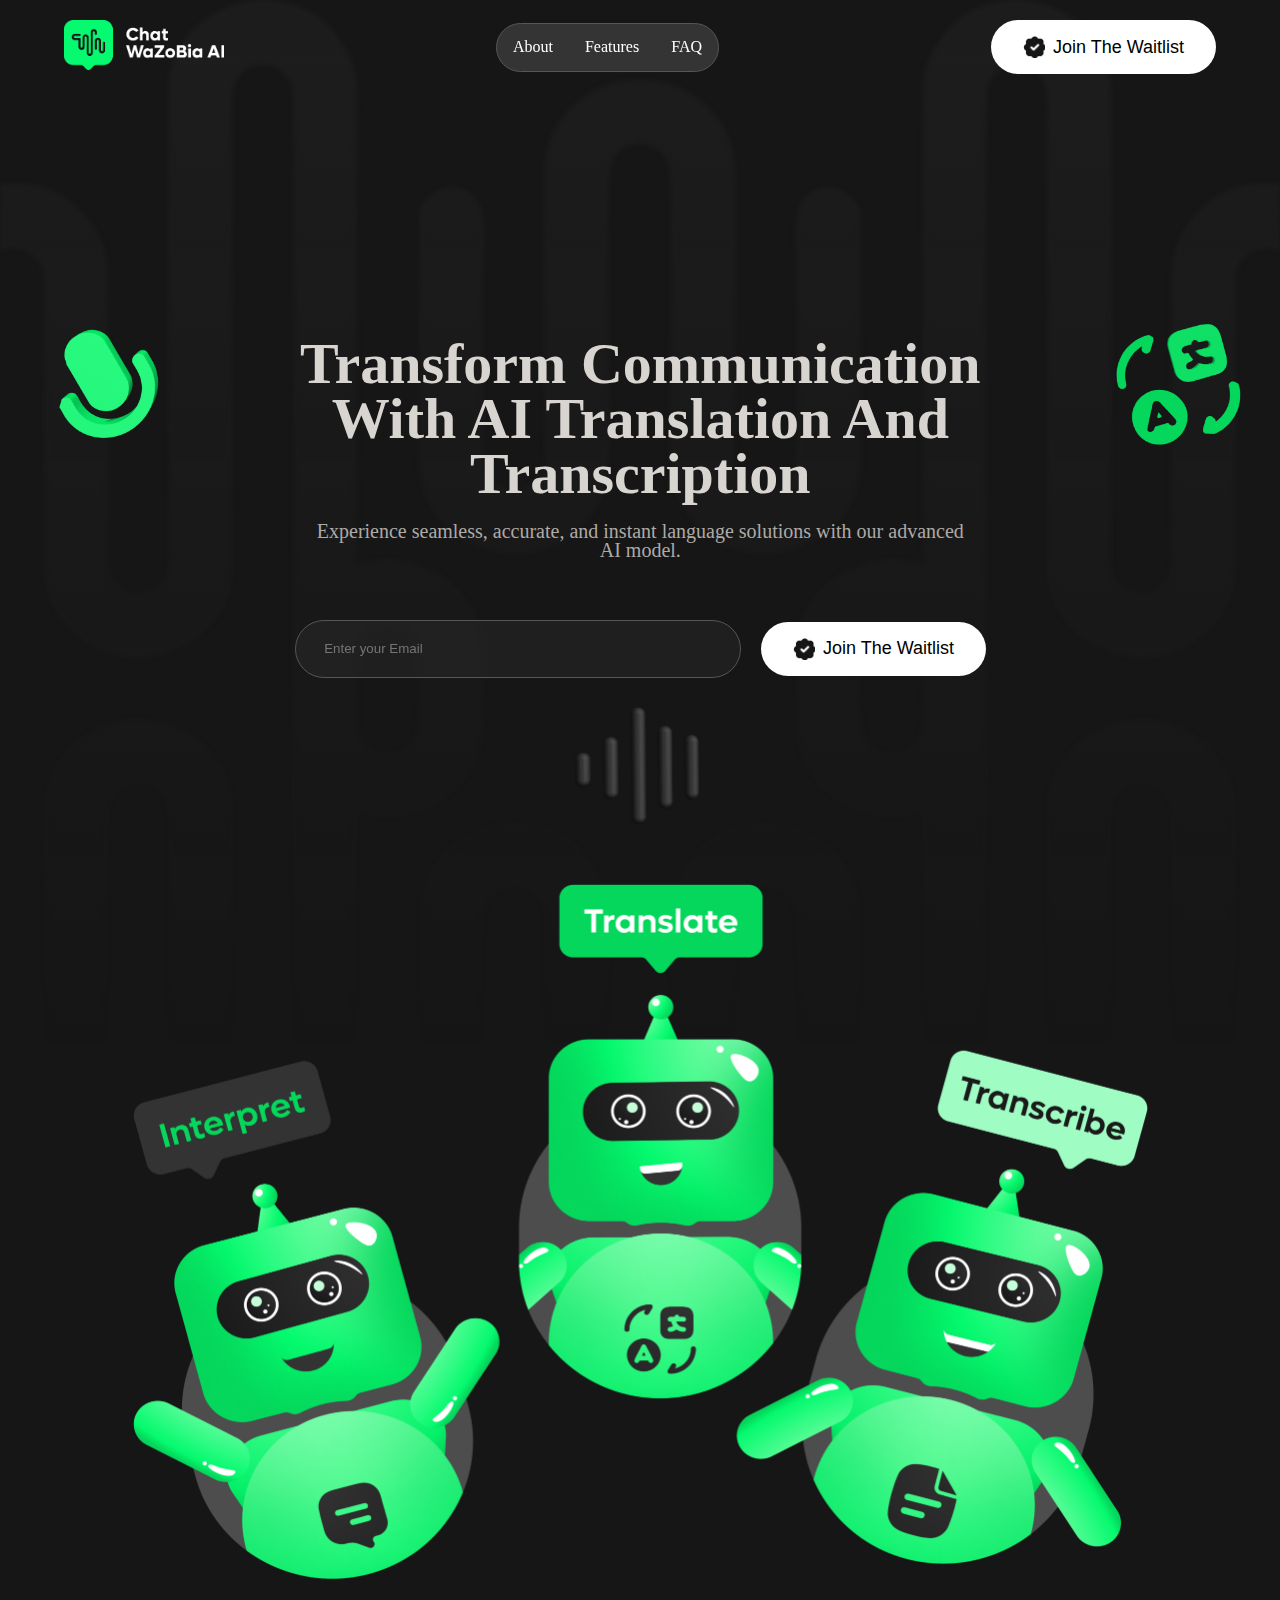
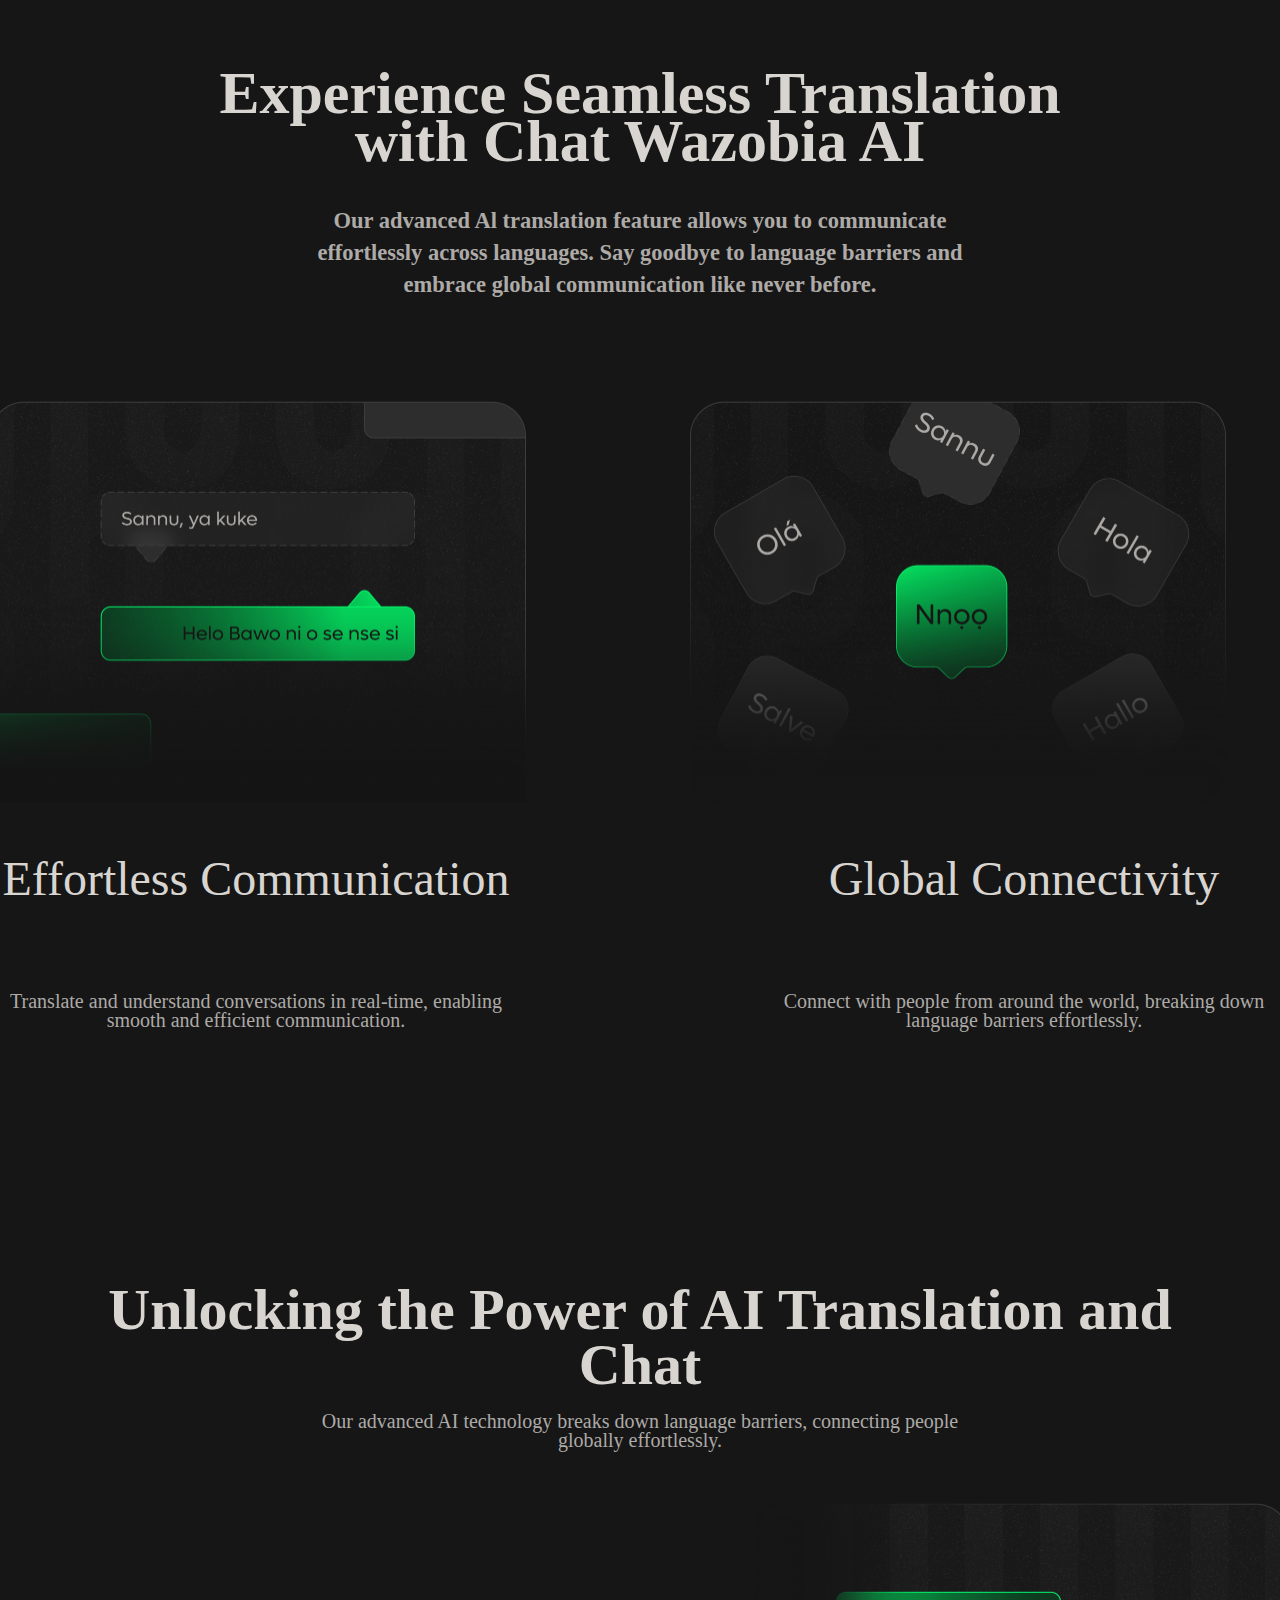
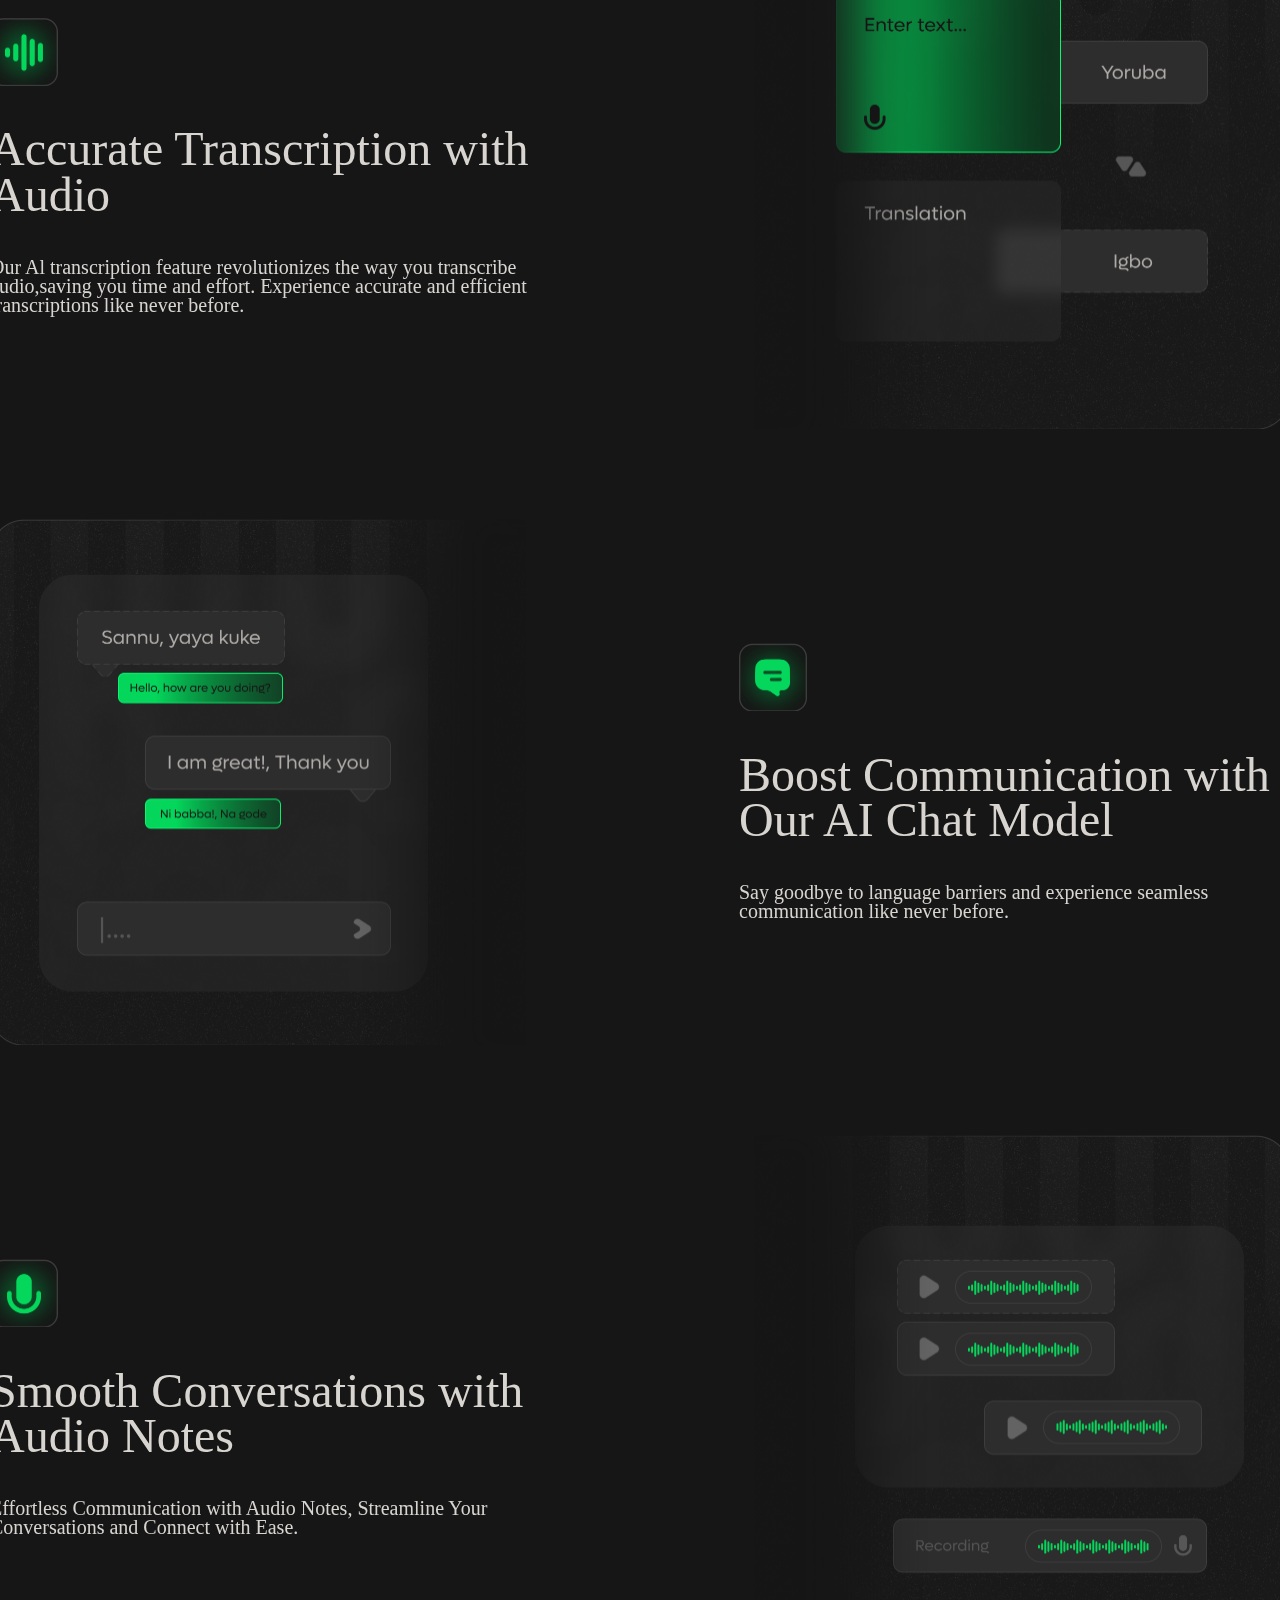
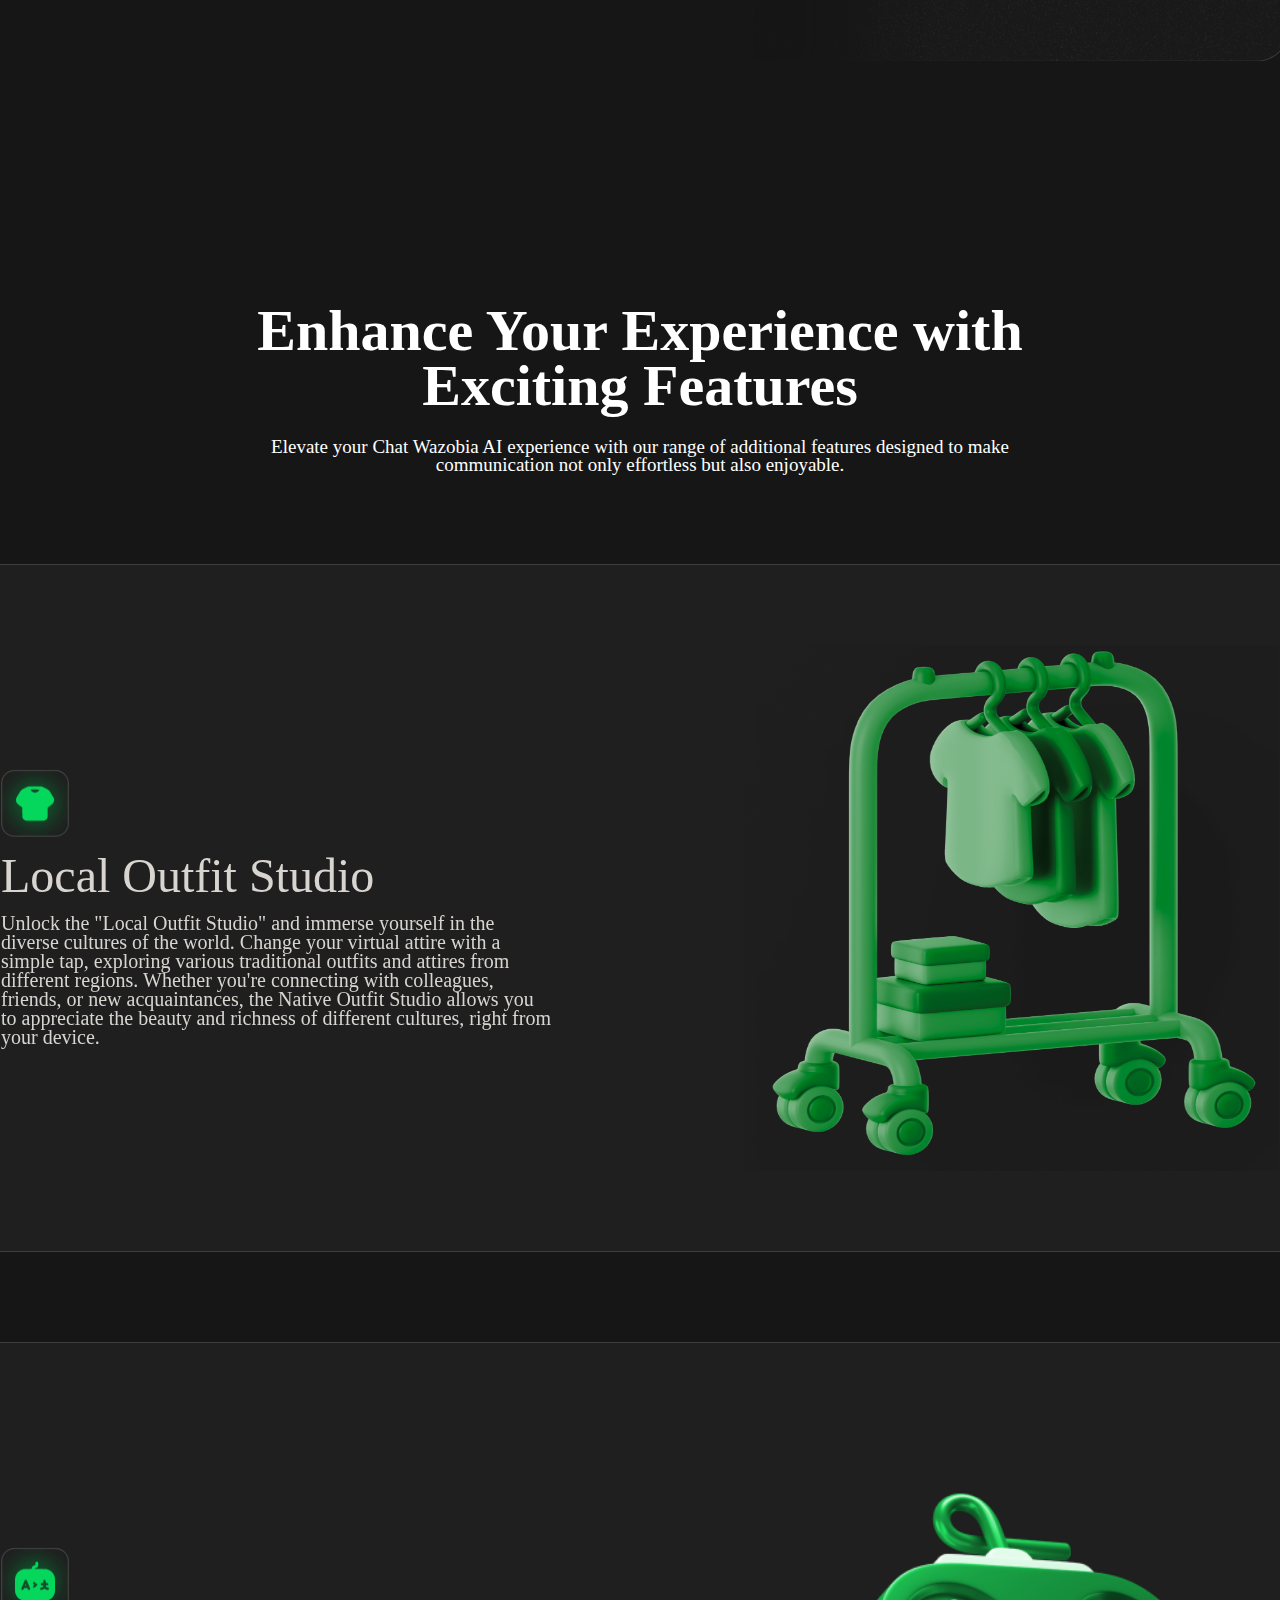
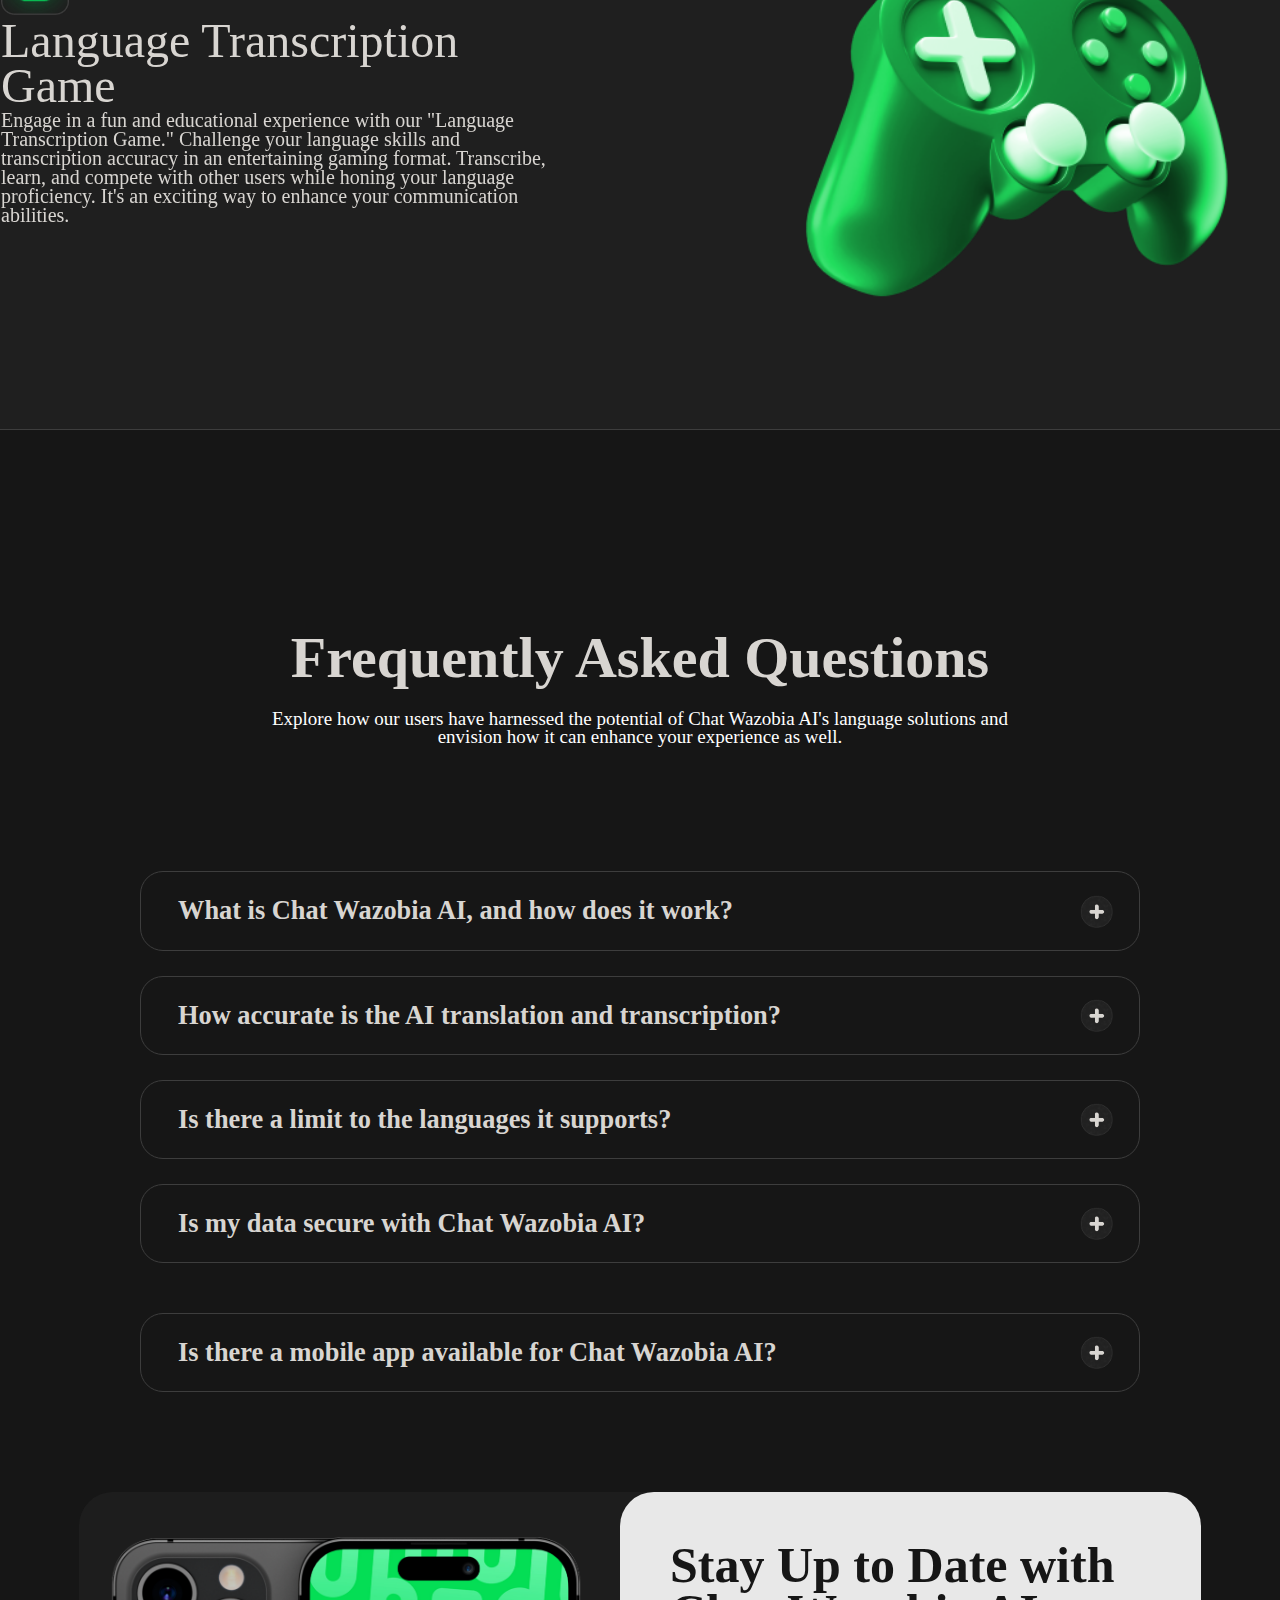
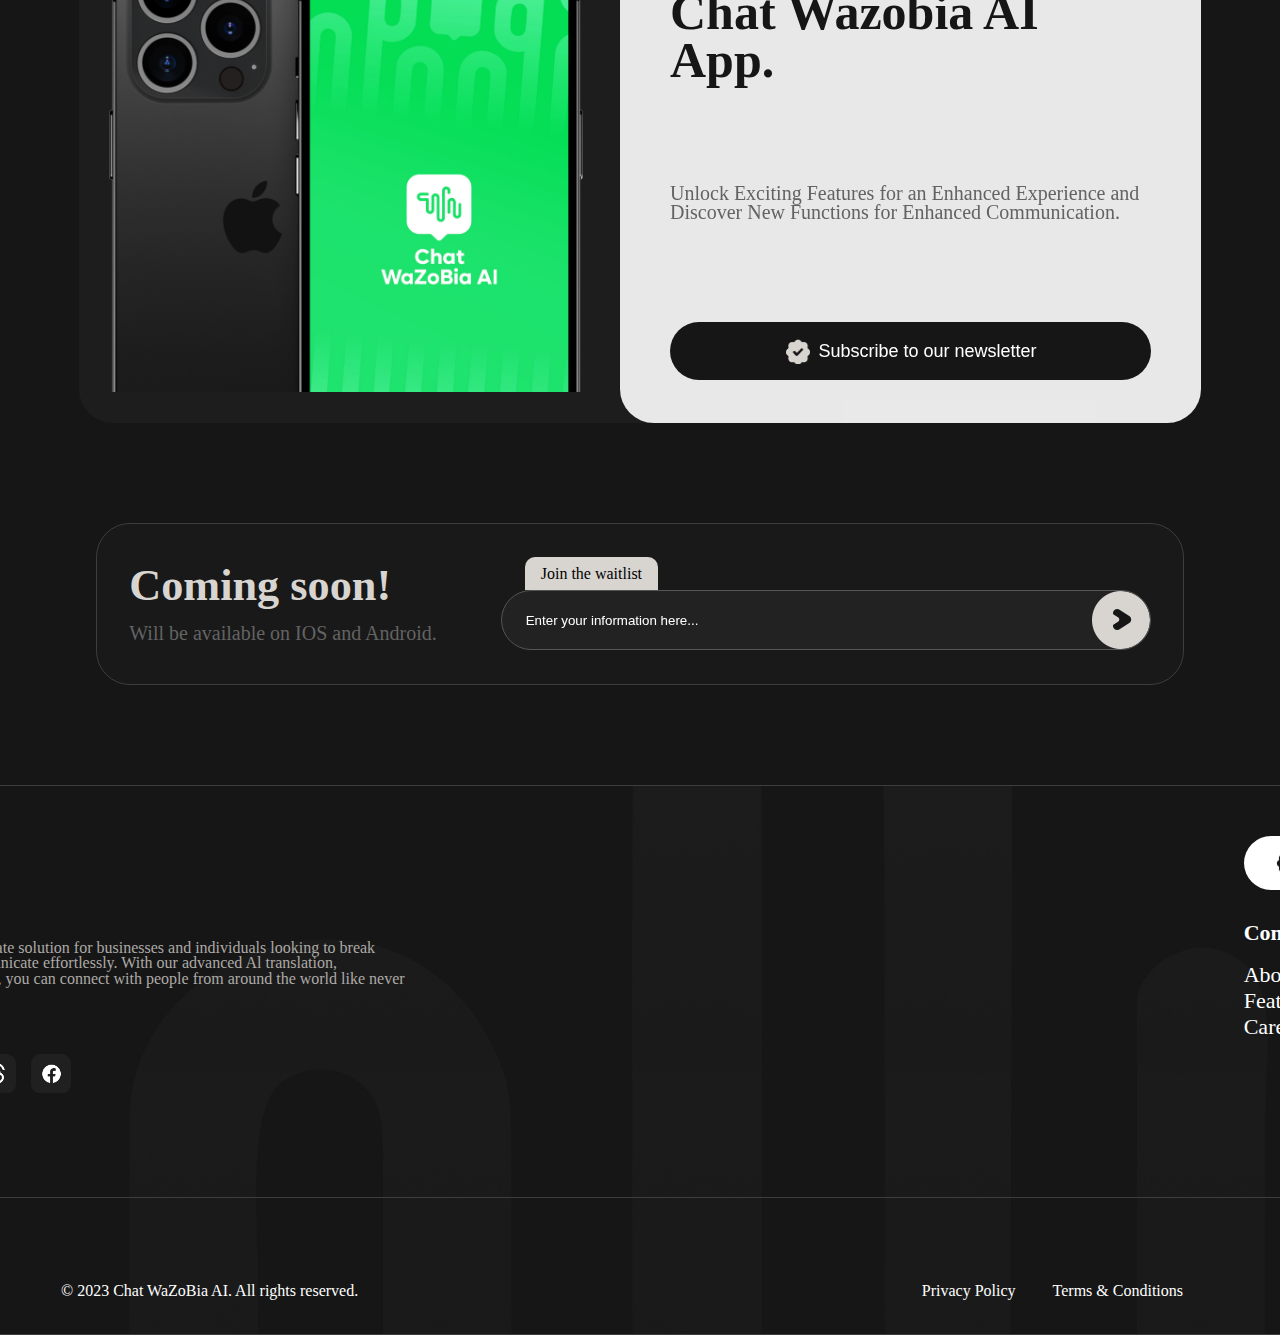
<file: index.html>
<!DOCTYPE html>
<html lang="en">

<head>
    <meta charset="UTF-8">
    <meta name="viewport" content="width=device-width, initial-scale=1.0">
    <title>ChatWazobia</title>
    <link rel="stylesheet" type="text/css" href="/Css/style.css">
</head>

<body>
    <div class="svgk">
        <svg xmlns="http://www.w3.org/2000/svg" viewBox="0 0 1440 1445" fill="none">
            <path fill-rule="evenodd" clip-rule="evenodd" d="M471.619 522.289V242.267C471.619 220.177 508.445 197.276 533.184 221.966C549.977 238.719 543.394 273.582 543.394 305.101V493.562C543.394 516.296 543.522 532.976 556.927 542.84C571.456 553.528 588.705 553.02 601.359 540.767C615.221 527.327 613.391 515.485 613.379 489.975V460.677C612.976 458.584 612.756 456.382 612.756 454.073V193.8C612.756 161.486 626.014 135.696 645.959 117.861C666.467 98.2482 693.215 89.3067 719.851 89.6782C746.483 89.3307 773.235 98.2521 793.743 117.861C813.693 135.704 826.951 161.486 826.951 193.8V454.069C826.951 456.378 826.727 458.576 826.328 460.673V489.971C826.315 515.477 824.486 527.319 838.347 540.763C851.002 553.016 868.251 553.528 882.779 542.836C896.185 532.972 896.313 516.292 896.313 493.558V305.097C896.313 273.578 889.73 238.715 906.523 221.962C931.262 197.272 968.088 220.173 968.088 242.263V522.281C968.088 623.553 815.131 667.458 764.663 562.393C749.204 530.231 754.524 462.991 754.524 423.545C754.524 389.413 754.916 351.11 755.14 312.895L755.152 235.518C755.044 223.337 754.876 211.495 754.624 200.16C753.937 192.953 752.539 185.649 749.715 179.385C743.675 168.218 732.626 161.889 719.855 161.51C707.085 161.889 696.035 168.218 689.992 179.385C687.167 185.649 685.769 192.953 685.082 200.16C684.827 211.495 684.659 223.341 684.551 235.518L684.563 312.895C684.783 351.11 685.174 389.413 685.174 423.545C685.174 462.991 690.495 530.227 675.036 562.393C624.572 667.458 471.611 623.557 471.611 522.281L471.619 522.289ZM1459.83 396.892C1459.83 635.571 1439.56 615.974 1553.38 615.739C1591.07 615.655 1670.61 608.531 1685.85 629.275C1696.53 643.798 1696.03 661.057 1683.77 673.702C1670.33 687.566 1658.49 685.724 1632.98 685.724C1551.62 685.724 1575.49 685.724 1494.11 685.724C1448.59 685.724 1448.8 757.08 1494.3 756.844C1545.11 756.581 1669.18 764.803 1705.41 747.404C1810.97 696.695 1765.37 543.935 1665.29 543.935H1531.63V307.138C1531.63 209.897 1381.92 159.792 1328.81 265.819C1317.8 287.781 1318.07 298.372 1318.07 330.463L1318.13 628.508C1317.96 676.555 1265.93 677.034 1253.39 648.236C1248.29 636.542 1249.87 618.276 1249.87 601.511C1249.87 435.763 1251.56 263.378 1249.93 98.8554C1249 4.35475 1113.48 -39.2819 1057.45 44.6792C1034.53 79.0228 1038.09 93.5537 1038.09 147.39C1038.09 181.45 1039.04 448.304 1038.73 635.304C972.234 612.167 896.321 662.164 896.321 730.26V759.469V789.474V818.684C896.321 886.779 972.234 936.776 1038.73 913.64C1039.04 1100.63 1038.09 1367.5 1038.09 1401.55C1038.09 1455.39 1034.53 1469.92 1057.45 1504.27C1113.48 1588.23 1249 1544.59 1249.93 1450.09C1251.56 1285.57 1249.86 1113.18 1249.86 947.436C1249.86 930.672 1248.29 912.405 1253.39 900.707C1265.93 871.909 1317.96 872.384 1318.13 920.436L1318.06 1218.48C1318.06 1250.57 1317.8 1261.16 1328.8 1283.12C1381.91 1389.15 1531.63 1339.05 1531.63 1241.81V1005.01H1665.29C1765.37 1005.01 1810.96 852.244 1705.41 801.54C1669.18 784.14 1545.1 792.363 1494.3 792.099C1448.8 791.867 1448.59 863.219 1494.11 863.219C1575.48 863.219 1551.61 863.219 1632.97 863.219C1658.49 863.219 1670.33 861.377 1683.76 875.241C1696.03 887.886 1696.53 905.15 1685.85 919.669C1670.6 940.412 1591.07 933.289 1553.38 933.205C1439.56 932.973 1459.82 913.372 1459.82 1152.05C1459.82 1186.93 1466.04 1247.8 1446.3 1262.36C1432.47 1272.59 1413.94 1271.95 1401.38 1260.79C1388.6 1249.4 1389.84 1232.64 1389.84 1209.5C1389.86 1126.33 1389.84 1043.16 1389.84 959.993C1389.84 910.092 1393.41 885.337 1371.41 854.569C1309.16 767.468 1178.01 815.643 1178.01 911.466L1178.06 1410.53C1178.06 1434.06 1181.86 1458.82 1163.02 1470.86C1142.15 1484.23 1115.72 1472.15 1110.81 1449.08C1107.79 1434.84 1109.61 908.038 1109.86 795.894V795.587V794.792C1109.92 788.507 1109.9 782.059 1109.89 775.434V773.497C1109.9 766.881 1109.92 760.428 1109.86 754.14V753.344V753.037C1109.61 640.893 1107.79 114.097 1110.81 99.8503C1115.72 76.7774 1142.15 64.7037 1163.02 78.0679C1181.86 90.1137 1178.06 114.869 1178.06 138.393L1178.01 637.461C1178.01 733.284 1309.16 781.459 1371.41 694.358C1393.41 663.594 1389.84 638.835 1389.84 588.934C1389.84 505.768 1389.86 422.594 1389.84 339.428C1389.84 316.291 1388.6 299.527 1401.38 288.14C1413.94 276.974 1432.47 276.338 1446.3 286.562C1466.04 301.125 1459.82 361.99 1459.82 396.876L1459.83 396.892ZM1038.05 774.484C1037.74 800.677 1037.34 816.998 1036.79 819.199C1027.38 857.11 984.801 852.336 973.365 829.603C964.729 812.395 966.115 733.812 973.365 719.353C984.801 696.619 1027.38 691.845 1036.79 729.756C1037.34 731.958 1037.75 748.286 1038.05 774.484ZM-20.1169 396.892C-20.1169 635.575 0.147705 615.974 -113.671 615.743C-151.364 615.659 -230.896 608.535 -246.144 629.279C-256.821 643.802 -256.322 661.061 -244.058 673.706C-230.621 687.57 -218.777 685.728 -193.267 685.728C-111.905 685.728 -135.777 685.728 -54.4026 685.728C-8.8801 685.728 -9.09183 757.084 -54.5944 756.848C-105.398 756.585 -229.466 764.807 -265.701 747.407C-371.255 696.703 -325.656 543.939 -225.587 543.939H-91.9199V307.142C-91.9199 209.901 57.7898 159.8 110.902 265.823C121.907 287.785 121.644 298.376 121.644 330.467L121.58 628.512C121.747 676.559 173.777 677.038 186.32 648.24C191.421 636.546 189.843 618.28 189.843 601.511C189.843 435.763 188.15 263.378 189.779 98.8554C190.71 4.35475 326.231 -39.2819 382.263 44.6792C405.184 79.0228 401.617 93.5537 401.617 147.394C401.617 181.45 400.675 448.308 400.982 635.308C467.476 612.171 543.39 662.168 543.39 730.264V759.473V789.478V818.688C543.39 886.783 467.476 936.781 400.982 913.644C400.675 1100.64 401.617 1367.5 401.617 1401.56C401.617 1455.39 405.18 1469.93 382.263 1504.27C326.231 1588.23 190.71 1544.59 189.779 1450.09C188.15 1285.57 189.843 1113.18 189.843 947.436C189.843 930.672 191.421 912.405 186.32 900.711C173.781 871.913 121.751 872.388 121.58 920.44L121.644 1218.48C121.644 1250.57 121.907 1261.17 110.902 1283.13C57.7938 1389.16 -91.9159 1339.05 -91.9159 1241.81V1005.01H-225.583C-325.656 1005.01 -371.251 852.248 -265.701 801.544C-229.47 784.144 -105.398 792.367 -54.5944 792.103C-9.09183 791.871 -8.8801 863.223 -54.4026 863.223C-135.777 863.223 -111.905 863.223 -193.267 863.223C-218.781 863.223 -230.621 861.381 -244.058 875.245C-256.322 887.89 -256.821 905.154 -246.144 919.673C-230.896 940.416 -151.364 933.293 -113.671 933.209C0.147705 932.977 -20.1169 913.376 -20.1169 1152.05C-20.1169 1186.94 -26.3285 1247.81 -6.59518 1262.37C7.23413 1272.59 25.7651 1271.96 38.3241 1260.79C51.1068 1249.4 49.8685 1232.64 49.8685 1209.5C49.8485 1126.34 49.8685 1043.16 49.8685 959.997C49.8685 910.096 46.2933 885.341 68.2916 854.573C130.543 767.472 261.694 815.647 261.694 911.47L261.642 1410.54C261.642 1434.07 257.844 1458.82 276.69 1470.86C297.558 1484.23 323.99 1472.15 328.899 1449.08C331.915 1434.83 330.094 908.038 329.85 795.894V795.587V794.792C329.786 788.503 329.806 782.051 329.818 775.434V773.497C329.806 766.873 329.786 760.424 329.85 754.14V753.344V753.037C330.094 640.893 331.915 114.097 328.899 99.8503C323.99 76.7774 297.558 64.6997 276.69 78.0679C257.844 90.1137 261.642 114.869 261.642 138.397L261.694 637.465C261.694 733.288 130.543 781.463 68.2916 694.362C46.2933 663.594 49.8685 638.839 49.8685 588.938C49.8685 505.772 49.8485 422.598 49.8685 339.432C49.8685 316.295 51.1068 299.531 38.3241 288.144C25.7651 276.978 7.23413 276.342 -6.59518 286.566C-26.3285 301.129 -20.1169 361.997 -20.1169 396.88V396.892ZM401.661 774.484C401.969 800.677 402.372 816.998 402.919 819.199C412.327 857.11 454.909 852.336 466.346 829.603C474.091 814.149 474.103 734.794 466.346 719.353C454.909 696.619 412.327 691.845 402.919 729.756C402.368 731.958 401.965 748.286 401.661 774.484ZM471.619 1026.67V1306.69C471.619 1328.78 508.445 1351.68 533.184 1326.99C549.977 1310.24 543.394 1275.38 543.394 1243.86V1055.4C543.394 1032.66 543.522 1015.98 556.927 1006.12C571.456 995.431 588.705 995.939 601.359 1008.19C615.221 1021.63 613.391 1033.48 613.379 1058.98V1088.28C612.976 1090.38 612.756 1092.58 612.756 1094.89V1355.16C612.756 1387.47 626.014 1413.26 645.963 1431.09C666.471 1450.71 693.219 1459.65 719.855 1459.28C746.491 1459.62 773.239 1450.7 793.747 1431.09C813.693 1413.25 826.951 1387.47 826.951 1355.16V1094.88C826.951 1092.58 826.731 1090.38 826.328 1088.28V1058.98C826.315 1033.47 824.486 1021.63 838.347 1008.19C851.002 995.935 868.251 995.423 882.779 1006.11C896.185 1015.98 896.313 1032.66 896.313 1055.39V1243.85C896.313 1275.37 889.73 1310.24 906.523 1326.99C931.262 1351.68 968.088 1328.78 968.088 1306.69V1026.67C968.088 925.394 815.131 881.494 764.663 986.554C749.204 1018.72 754.524 1085.96 754.524 1125.4C754.524 1159.53 754.916 1197.84 755.136 1236.05L755.148 1313.43C755.04 1325.61 754.872 1337.45 754.616 1348.79C753.929 1355.99 752.531 1363.3 749.707 1369.56C743.663 1380.73 732.618 1387.06 719.843 1387.44C707.073 1387.06 696.023 1380.73 689.984 1369.56C687.159 1363.3 685.761 1355.99 685.074 1348.79C684.823 1337.45 684.651 1325.61 684.547 1313.43L684.559 1236.05C684.783 1197.84 685.174 1159.53 685.174 1125.4C685.174 1085.96 690.495 1018.72 675.036 986.554C624.572 881.49 471.611 925.394 471.611 1026.67L471.619 1026.67Z" fill="url(#paint0_linear_435_16009)"/>
            <defs>
              <linearGradient id="paint0_linear_435_16009" x1="719.855" y1="52.2927" x2="719.855" y2="1181.93" gradientUnits="userSpaceOnUse">
                <stop stop-color="#333333" stop-opacity="0.23"/>
                <stop offset="1" stop-color="#333333" stop-opacity="0"/>
              </linearGradient>
            </defs>
          </svg>

        <!-- <div class="noise">
            <img src="images/Noise & Texture CWA.png" alt="">
        </div> -->
    </div>
    <nav class="navbar">
        <div>
            <img class="logo" src="/images/Chat WaZoBia AI 25.png" style="height: 50px;" alt="">
        </div>
        <ul class="nav__links">
            <li><a href="about.html">About</a></li>
            <li><a href="#">Features</a></li>
            <li><a href="Faq.html">FAQ</a></li>
        </ul>
        <div>
            <a class="waitlist" href="#">
                <button><img style="height: 22.267px;" src="/images/Vector.png" alt="">Join The Waitlist</button>
            </a>
        </div>
    </nav>

    <div class="main">
        <div class="main__container">
            <div class="main__content">
                <!-- Left eye -->
                <div class="img__container">
                    <img src="images/CHAT WAZOBIA AI 3D 2 2.png" style="width: 200.459px; height: 210.099px;" alt="">
                </div>

                <div class="text-container">
                    <div class="heading-container">
                        <h1>Transform Communication With AI Translation And Transcription</h1>
                        <h2>Experience seamless, accurate, and instant language solutions with our advanced AI model.</h2>
                    </div>
                    <div class="waitlist__flex">
                        <div class="cla"></div>
                        <div class="waitlist__input">
                            <label for="emailInput"></label>
                            <input type="email" id="emailInput" name="emailInput" placeholder="Enter your Email">
                        </div>
                        <a class="waitlist" href="#">
                            <button>
                                <img style="height: 22.267px;" src="/images/Vector.png" alt="">Join The Waitlist
                            </button>
                        </a>
                    </div>
                </div>
                
                <!-- Right eye -->
                <div class="img__container">
                    <img src="images/CHAT WAZOBIA AI 3D 2 3.png" style="width: 200; height: 210.512px;" alt="">
                </div>

                <!-- Bottom center image -->
                <div class="center-image-container">
                    <img src="images/CHAT WAZOBIA AI 3D 2 1.png" style="width: 146px; height: 130px; flex-shrink: 0;" alt="">
                </div>
            </div>
        </div>
    </div>
    <div class="hero__div" >
           <div class="gap__div">
                <div class="ai__img">
                    <img src="images/CHAT WAZOBIA AI 1 3.png" style="width: 1036.741px; height: 739.412px; flex-shrink: 0;" alt="">
                </div>
                <div class="second__text">
                    <div class="sech1">
                        <h1> Experience Seamless Translation with Chat Wazobia AI </h1>
                    </div>
                    <div class="sech2">
                        <h2>Our advanced Al translation feature allows you to communicate effortlessly across languages. Say goodbye to language barriers and embrace global communication like never before.</h2>
                    </div>
                </div>
            </div>
             
            <div class="frames__cont">
                <div class="frames">
                            <img src="images/Frame 220.png" style="width: 536px; height: 401px; flex-shrink: 0;" alt="" class="frame1">
                </div>
            
                <div class="frames">
                    <img src="images/Frame 221.png" style="width: 536px; height: 401px; flex-shrink: 0;" alt="" class="frame2">
                </div>
            </div>
            <div class="text__cont">
                <div class="text1">
                    <h1 style="color: #D8D5D1;text-align: center; font-family: Lufga;font-size: 48px;font-style: normal;font-weight: 500;line-height: 95.018%; /* 45.608px */">Effortless Communication</h1>
                    <h2 style="color: #ADAAA7; width: 532px; text-align: center;  font-family: Lufga;font-size: 20px;font-style: normal;font-weight: 400;line-height: 95.02%; /* 19.004px */"">Translate and understand conversations in real-time, enabling smooth and efficient communication.</h2>
            </div>
            <div class="text2">
                    <h1 style="color: #D8D5D1;text-align: center; font-family: Lufga;font-size: 48px;font-style: normal;font-weight: 500;line-height: 95.018%; /* 45.608px */">Global Connectivity</h1>
                    <h2 style="color: #ADAAA7; width: 532px; text-align: center; font-family: Lufga;font-size: 20px;font-style: normal;font-weight: 400;line-height: 95.02%; /* 19.004px */">Connect with people from around the world, breaking down language barriers effortlessly.</h2>
            </div>
            </div>
            <div class="more__text">
                <h1>Unlocking the Power of AI Translation and Chat</h1>
                <h2>Our advanced AI technology breaks down language barriers, connecting people globally effortlessly.</h2>
            </div>

            <div class="firstfeat__cont" id="animated-element">
                <div class="first__feat">
                    <img src="images/TEXT BOX.png" style="width: 68px; height: 68px; flex-shrink: 0;" alt="">
                    <h1>Accurate Transcription with Audio</h1>
                    <h2>Our Al transcription feature revolutionizes the way you transcribe audio,saving you time and effort. Experience accurate and efficient transcriptions like never before.</h2>
                </div>
                <img src="images/Frame 216.png" style="width: 536px; height: 526px; flex-shrink: 0;" alt="">
            </div>

            <div class="secondfeat__cont" id="animated-element">
                <img src="images/Frame 214.png" style="width: 536px; height: 526px; flex-shrink: 0;" alt="">
                <div class="second__feat">
                    <img src="images/TEXT BOX2.png" style="width: 68px; height: 68px; flex-shrink: 0;" alt="">
                    <h1>Boost Communication with Our AI Chat Model</h1>
                    <h2>Say goodbye to language barriers and experience seamless communication like never before.</h2>
                </div>
            </div>

            <div class="secondfeat__cont" id="animated-element">
                <div class="second__feat">
                    <img src="images/TEXT BOX3.png" style="width: 68px; height: 68px; flex-shrink: 0;" alt="">
                    <h1>Smooth Conversations with Audio Notes</h1>
                    <h2>Effortless Communication with Audio Notes, Streamline Your Conversations and Connect with Ease.</h2>
                </div>
                <img src="images/Frame 212.png" style="width: 536px; height: 526px; flex-shrink: 0;" alt="">
            </div>

            <div class="more__text2">
                <h1>Enhance Your Experience with Exciting Features</h1>
                <h2>Elevate your Chat Wazobia AI experience with our range of additional features designed to make communication not only effortless but also enjoyable.</h2>
            </div>
            
            <div class="secondfeat__cont2" id="animated-element">
                <div class="second__feat">
                    <img src="images/TEXT BOX6.png" style="width: 68px; height: 68px; flex-shrink: 0;" alt="">
                    <h1>Local Outfit Studio</h1>
                    <h2>Unlock the "Local Outfit Studio" and immerse yourself in the diverse cultures of the world. Change your virtual attire with a simple tap, exploring various traditional outfits and attires from different regions. Whether you're connecting with colleagues, friends, or new acquaintances, the Native Outfit Studio allows you to appreciate the beauty and richness of different cultures, right from your device.</h2>
                </div>
                <img src="images/pic1.png" style="width: 536px; height: 526px; flex-shrink: 0;" alt="">
            </div>
            
            <div class="secondfeat__cont2" id="animated-element">
                <div class="second__feat">
                    <img src="images/TEXT BOX7.png" style="width: 68px; height: 68px; flex-shrink: 0;" alt="">
                    <h1>Language Transcription Game</h1>
                    <h2>Engage in a fun and educational experience with our "Language Transcription Game." Challenge your language skills and transcription accuracy in an entertaining gaming format. Transcribe, learn, and compete with other users while honing your language proficiency. It's an exciting way to enhance your communication abilities.</h2>
                </div>
                <img src="images/pic2.png" style="width: 536px; height: 526px; flex-shrink: 0;" alt="">
            </div>
            <div class="Faq__container">
                <div class="textFaq">
                    <h1>Frequently Asked Questions</h1>
                    <p>Explore how our users have harnessed the potential of Chat Wazobia AI's language solutions and envision how it can enhance your experience as well.</p>
                </div>
                <div class="tab">
                    <input type="checkbox" name="acc" id="acc1">
                    <label for="acc1">
                        <h3>What is Chat Wazobia AI, and how does it work?</h3>
                        <div class="toggle-icon"></div>
                    </label>
                    <div class="content"> 
                        <p>Lorem ipsum dolor sit amet, consectetur adipiscing elit. Integer tristique aliquet enim. Integer tempor odio erat, vitae iaculis ligula ultrices et. Praesent facilisis nulla ipsum, nec sagittis sem congue eget. Maecenas ornare nisi eget dolor fringilla blandit. Curabitur viverra dictum orci, sed fermentum mauris egestas quis. Mauris ac ipsum facilisis, bibendum est sit amet, mollis neque. Nam molestie augue in blandit sodales. Suspendisse potenti. Proin eu dolor molestie, ultricies est et, auctor leo. Morbi suscipit luctus porttitor</p>
                    </div>
                </div>
                <div class="tab">
                    <input type="checkbox" name="acc" id="acc2">
                    <label for="acc2">
                        <h3>How accurate is the AI translation and transcription?</h3>
                        <div class="toggle-icon"></div>
                    </label>
                    <div class="content"> 
                        <p>Lorem ipsum dolor sit amet, consectetur adipiscing elit. Integer tristique aliquet enim. Integer tempor odio erat, vitae iaculis ligula ultrices et. Praesent facilisis nulla ipsum, nec sagittis sem congue eget. Maecenas ornare nisi eget dolor fringilla blandit. Curabitur viverra dictum orci, sed fermentum mauris egestas quis. Mauris ac ipsum facilisis, bibendum est sit amet, mollis neque. Nam molestie augue in blandit sodales. Suspendisse potenti. Proin eu dolor molestie, ultricies est et, auctor leo. Morbi suscipit luctus porttitor</p>
                    </div>
                </div>
                <div class="tab">
                    <input type="checkbox" name="acc" id="acc3">
                    <label for="acc3">
                        <h3>Is there a limit to the languages it supports?</h3>
                        <div class="toggle-icon"></div>
                    </label>
                    <div class="content"> 
                        <p>Lorem ipsum dolor sit amet, consectetur adipiscing elit. Integer tristique aliquet enim. Integer tempor odio erat, vitae iaculis ligula ultrices et. Praesent facilisis nulla ipsum, nec sagittis sem congue eget. Maecenas ornare nisi eget dolor fringilla blandit. Curabitur viverra dictum orci, sed fermentum mauris egestas quis. Mauris ac ipsum facilisis, bibendum est sit amet, mollis neque. Nam molestie augue in blandit sodales. Suspendisse potenti. Proin eu dolor molestie, ultricies est et, auctor leo. Morbi suscipit luctus porttitor</p>
                    </div>
                </div>
                <div class="tab">
                    <input type="checkbox" name="acc" id="acc4">
                    <label for="acc4">
                        <h3>Is my data secure with Chat Wazobia AI?</h3>
                        <div class="toggle-icon"></div>
                    </label>
                    <div class="content"> 
                        <p>Lorem ipsum dolor sit amet, consectetur adipiscing elit. Integer tristique aliquet enim. Integer tempor odio erat, vitae iaculis ligula ultrices et. Praesent facilisis nulla ipsum, nec sagittis sem congue eget. Maecenas ornare nisi eget dolor fringilla blandit. Curabitur viverra dictum orci, sed fermentum mauris egestas quis. Mauris ac ipsum facilisis, bibendum est sit amet, mollis neque. Nam molestie augue in blandit sodales. Suspendisse potenti. Proin eu dolor molestie, ultricies est et, auctor leo. Morbi suscipit luctus porttitor</p>
                    </div>
                </div>
                <div></div>
                <div class="tab">
                    <input type="checkbox" name="acc" id="acc5">
                    <label for="acc5">  
                        <h3> Is there a mobile app available for Chat Wazobia AI?</h3>
                        <div class="toggle-icon"></div>
                    </label>
                    <div class="content"> 
                        <p>Lorem ipsum dolor sit amet, consectetur adipiscing elit. Integer tristique aliquet enim. Integer tempor odio erat, vitae iaculis ligula ultrices et. Praesent facilisis nulla ipsum, nec sagittis sem congue eget. Maecenas ornare nisi eget dolor fringilla blandit. Curabitur viverra dictum orci, sed fermentum mauris egestas quis. Mauris ac ipsum facilisis, bibendum est sit amet, mollis neque. Nam molestie augue in blandit sodales. Suspendisse potenti. Proin eu dolor molestie, ultricies est et, auctor leo. Morbi suscipit luctus porttitor</p>
                    </div>
                </div>
            </div>
            
    <div class="ios_cont">
        <div class="ios_img">
            <img src="images/Free_Iphone_14_Pro_Mockup_1 1.png" style="width: 850px; height: 500px; flex-shrink: 0;" alt="">
        </div>
        <div class="news_cont">
            <div class="news_letter">
                <h1>Stay Up to Date with Chat Wazobia AI App.</h1>
                <h2>Unlock Exciting Features for an Enhanced Experience and Discover New Functions for Enhanced Communication.</h2>
                <button class="signup" id="openPopup"><img src="images/are.png" style="width: 24.469px; height: 24.464px;" alt="">Subscribe to our newsletter</button>
                <div id="myPopup" class="popup">
                    <div class="immg">
                        <div class="toggle-icon" id="closeBtn">
                            <span>&times;</span>
                        </div>
                        <img src="images/CHAT WAZOBIA AI 1 WITHOUT SHADOW 1.png" style="width: 400px; height: 300px; margin-top: 100px;" alt="">
                    </div>
                    <div class="lowerx">
                      <div class="popuptxt">
                        <p>JOIN OUR NEWSLETTER</p>
                        <h1>Embark on our journey with Chat Wazobia AI</h1>
                        <p style="margin-bottom: 15px;">Stay informed with the latest news and updates from Chat Wazobia AI. By sharing your email, you'll be among the first to receive exciting updates on our advancements in breaking down language barriers and enhancing global communication.</p>
                      </div>
                      <div class="crav">
                        <form class="popup-content" action="/submit-form" method="post">
                          <div class="yyy">
                            <input type="text" id="name" placeholder="Email Address" name="name" required>
                          </div>
                          <div class="xxx">
                          <input type="email" id="email" placeholder="Phone number" name="email" required>
                          <a href=""><button type="submit"><img src="images/Polygon 2.png" style="width: 20px; height: 18px;;" alt="">Sign up</button></a>
                          </div> 
                        </form>
                          <p style="color: #ADAAA7; text-align: center; font-family: Lufga; font-size: 15.035px; font-style: normal; width: 400px; font-weight: 500; line-height: 136.518%; /* 30.081px */ ;">
                          By submitting, you grant Chat Wazobia AI permission to securely store and process your personal information to provide you with the requested content. For additional details, please refer to our Privacy Policy.
                        </p>
                      </div>
                    </div>
                </div>
            </div>
        </div>
    </div>
    <div class="coming-soon-container">
        <div class="come_soon">
            <div class="come_text">
                <h1>Coming soon!</h1>
                <h2>Will be available on IOS and Android.</h2>
            </div>
            <div class="input-container">
                <div class="jiin">
                    <div class="jiin2">
                        <p>Join the waitlist</p>
                    </div>
                </div>
                <div class="cont">
                    <input type="text" id="userInput" name="userInput" placeholder="Enter your information here...">
                    <img class="submit-image" src="images/NAV CTA.png" alt="Submit">
                </div>
            </div>
        </div>
    </div>

    <div class="footer">
        <div class="upper">
          <div class="info_cont">
                <div>
                    <img class="logo" src="/images/Chat WaZoBia AI 25.png" style="height: 50px;" alt="">
                </div>
                <h3>Chat Wazobia Al is the ultimate solution for businesses and individuals looking to break language barriers and communicate effortlessly. With our advanced Al translation, transcription, and chat model, you can connect with people from around the world like never before.</h3>
                <div class="icons">
                    <a href=""><img src="images/YOUTUBE LOGO.png" style="height: 40px; width: 40px;" alt=""></a>
                    <a href=""><img src="images/TWITTER LOGO.png" style="height: 40px; width: 40px;" alt=""></a>
                    <a href=""><img src="images/INSTAGRAM LOGO.png" style="height: 40px; width: 40px;" alt=""></a>
                    <a href=""><img src="images/THREADS LOGO.png" style="height: 40px; width: 40px;" alt=""></a>
                    <a href=""><img src="images/FACEBOOK LOGO.png" style="height: 40px; width: 40px;" alt=""></a>
                </div>
          </div>
          <div class="wait">
                <a class="waitlist" href="#">
                    <button><img style="height: 22.267px;" src="/images/Vector.png" alt="">Join The Waitlist</button>
                </a>
                <div class="classes">
                    <div class="company">
                    <h4 style="margin-bottom: 1rem;">Company</h4>
                    <p>About</p>
                    <p>Features</p>
                    <p>Careers</p>
                </div>
                <div class="help">
                    <h4 style="margin-bottom: 1rem;">Help</h4>
                    <p>Contact</p>
                    <p>FAQs</p>
                </div>
                </div>
                
          </div>
        </div>
        <img src="images/Line 1.png" style="width: 1400px; height: 1.5px; margin-left: 120px; margin-top: 100px; " alt="">
        <div class="last">
            <p>© 2023 Chat WaZoBia AI. All rights reserved.</p>
            <div class="lasttt">
                <p>Privacy Policy</p>
                <p>Terms & Conditions</p>
            </div>
        </div>    
    </div>
            
</div>
    

    <script src="/Indexjs/index.js"></script>
</body>

</html>
</file>
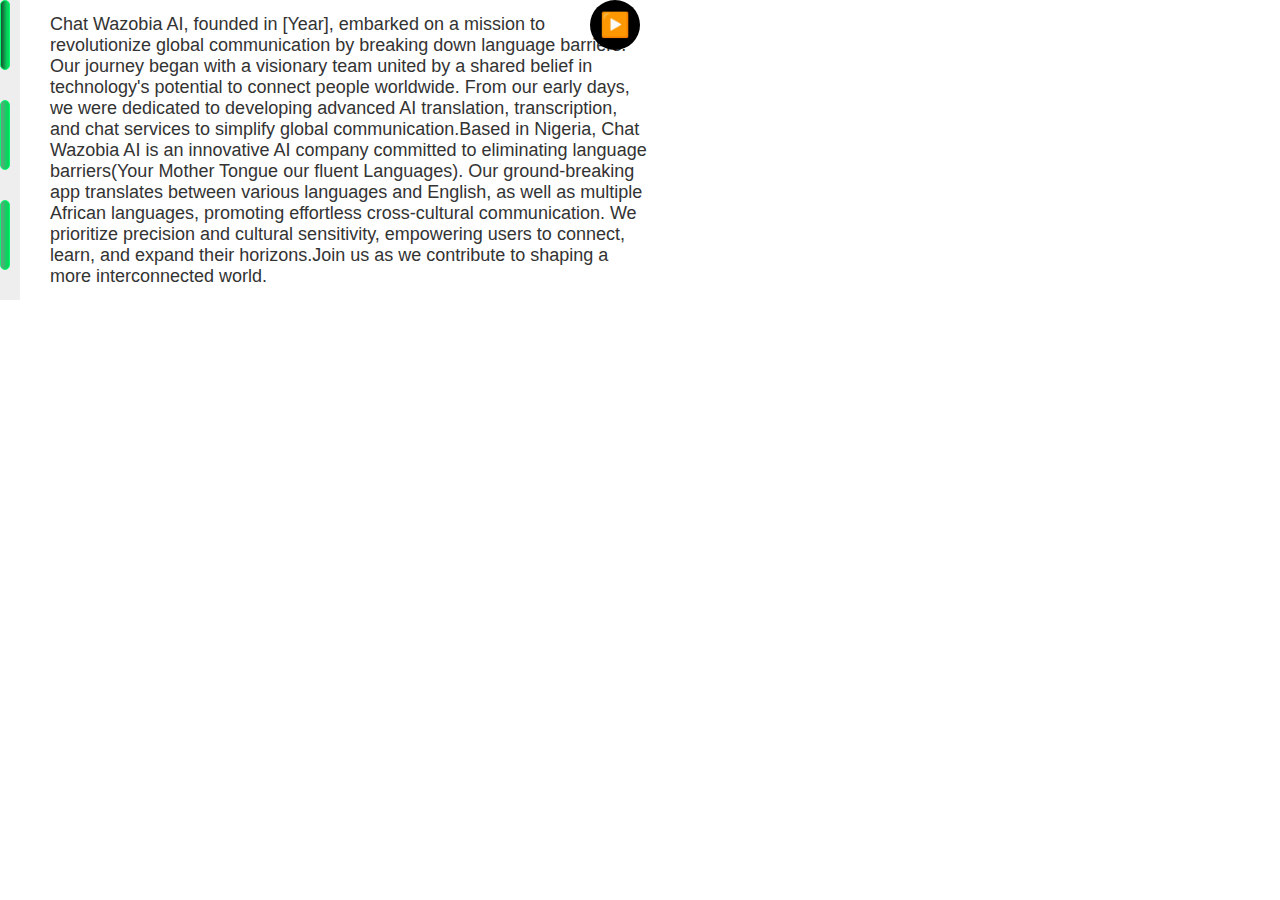
<file: jj.html>
<!DOCTYPE html>
<html lang="en">
<head>
    <meta charset="UTF-8">
    <meta name="viewport" content="width=device-width, initial-scale=1.0">
    <style>
        body {
            margin: 0;
            padding: 0;
            overflow: hidden;
            display: flex;
            height: 100vh;
        }

        .text-slider-container {
            position: relative;
            display: flex;
            align-items: center;
            height: 300px; /* Set the desired height */
        }

        .text-content {
            font-size: 18px; /* Set the font size as needed */
            font-family: Arial, sans-serif; /* Set the font family as needed */
            flex: 1;
            display: flex;
            flex-direction: column;
            color: #333;
            transition: transform 0.5s ease; /* Add smooth transition for scrolling */
            width: 600px;
            margin-left: 50px;
        }

        .text-slide {
            display: none;
            margin: 0;
        }

        .custom-scrollbar-container {
            width: 20px; /* Set the desired width */
            height: 100%;
            display: flex;
            flex-direction: column;
            position: absolute;
            top: 0;
            left: 0;
            background-color: #eee; /* Set the background color as needed */
        }

        .custom-scrollbar {
            flex: 1;
            background-color: #ccc; /* Default color */
            transition: background-color 0.3s;
            cursor: pointer;
            margin-bottom: 30px;
            height: 30px;
            width: 8px;
            flex-shrink: 0;
            border-radius: 22.044px;
            border: 1.102px solid var(--STROKE-2, #05FA6F);
            background: var(--FILL-1, linear-gradient(270deg, #05D75C 22.43%, rgba(0, 88, 37, 0.44) 106.91%));
        }

        .controls {
            position: absolute;
            top: 0;
            right: 0;
            display: flex;
            flex-direction: column;
            align-items: center;
            margin-right: 10px;
            z-index: 1; /* Ensure the controls are above the text content */
        }

        .toggle-icon {
            cursor: pointer;
            border-radius: 50%;
            width: 50px;
            height: 50px;
            background-color: #000; /* Set the background color as black */
            display: flex;
            justify-content: center;
            align-items: center;
            color: #fff; /* Set the text color as white */
            font-size: 24px; /* Set the font size as needed */
            font-weight: bold; /* Set the font weight as needed */
        }

        .elp{
           display: flex;
           flex-direction: columne;
        }
    </style>
</head>
<body>
    <div class="text-slider-container">
      <div class="elp">
        <div class="custom-scrollbar-container" id="scrollbarContainer">
            <div class="custom-scrollbar" onclick="goToSlide(0)"></div>
            <div class="custom-scrollbar" onclick="goToSlide(1)"></div>
            <div class="custom-scrollbar" onclick="goToSlide(2)"></div>
        </div>
        <div class="controls">
            <div class="toggle-icon" id="toggleIcon" onclick="togglePlayPause()">▶️</div>
        </div>
      </div>
        
        <div class="text-content" id="textContent">
            <!-- Add your text content here -->
            <div class="text-slide">Chat Wazobia AI, founded in [Year], embarked on a mission to revolutionize global communication by breaking down language barriers. Our journey began with a visionary team united by a shared belief in technology's potential to connect people worldwide. From our early days, we were dedicated to developing advanced AI translation, transcription, and chat services to simplify global communication.Based in Nigeria, Chat Wazobia AI is an innovative AI company committed to eliminating language barriers(Your Mother Tongue our fluent Languages). Our ground-breaking app translates between various languages and English, as well as multiple African languages, promoting effortless cross-cultural communication. We prioritize precision and cultural sensitivity, empowering users to connect, learn, and expand their horizons.Join us as we contribute to shaping a more interconnected world.</div>
            <div class="text-slide">Slide 2: More Text</div>
            <div class="text-slide">Slide 3: Additional Text</div>
            <!-- Add more text slides as needed -->
        </div>
    </div>

    <script>
        var textContent = document.getElementById('textContent');
        var scrollbarContainer = document.getElementById('scrollbarContainer');
        var scrollBars = document.querySelectorAll('.custom-scrollbar');
        var toggleIcon = document.getElementById('toggleIcon');
        var isPaused = true;
        var currentSlide = 0;
        var interval;

        // Display the first slide initially
        showSlide(currentSlide);

        function showSlide(slideIndex) {
            var slides = document.getElementsByClassName('text-slide');
            for (var i = 0; i < slides.length; i++) {
                slides[i].style.display = 'none';
            }
            slides[slideIndex].style.display = 'block';

            // Update scrollbar colors
            scrollBars.forEach(function (bar, index) {
                bar.style.backgroundColor = index === slideIndex ? '#333' : '#ccc';
            });
        }

        function goToSlide(slideIndex) {
            currentSlide = slideIndex;
            showSlide(currentSlide);
        }

        function togglePlayPause() {
            isPaused = !isPaused;
            if (isPaused) {
                clearInterval(interval);
                toggleIcon.textContent = '▶️';
            } else {
                interval = setInterval(function () {
                    if (currentSlide < scrollBars.length - 1) {
                        currentSlide++;
                    } else {
                        currentSlide = 0;
                    }
                    showSlide(currentSlide);
                }, 2000); // Change the interval as needed (currently set to 2 seconds)
                toggleIcon.textContent = '⏸️';
            }
        }
    </script>
</body>
</html>
</file>
<file: Css/style.css>
* {
    box-sizing: border-box;
    margin: 0;
    padding: 0;
}

body {
    background-color:#161616;
    margin: 0;
    align-items: center;
    justify-content: center;
    height: 100vh;
}

li, a, button{
    color: white;
    text-decoration: none;
}

.navbar{
    display: flex;
    justify-content: space-between;
    align-items: center;
    padding: 20px 5%;
    width: 100%;
}

.logo{
    cursor: pointer;
}


.nav__links{
    list-style: none;
    border-radius: 40.71px;
    border: 0.768px solid #565656;
    background: rgba(255, 255, 255, 0.13);
    backdrop-filter: blur(14.594202995300293px);
    display: flex;
    padding: 6.5px 8px;
    flex-direction: row;
    justify-content: space-between;
    gap: 0.27rem;
    align-items: flex-start;
}

.nav__links li{
    list-style: none;
    padding: 0.5rem 0.5rem;
}

.nav__links li a{
    transition: all 0.3s ease 0s;
}

.nav__links li a:hover{
    color: rgb(229, 248, 229);
}

button{
    padding: 10px 30px;
    background-color: white;
    border:none;
    border-radius: 50px;
    cursor:pointer;
    transition: all 0.3s ease 0s;
    color: black;
   padding: 1rem 2rem;
    display: flex;
    justify-content: center;
    align-items: center;
    font-size: 18px;
    gap: 0.5rem;
}


    
button:hover{
    background-color: rgb(200, 230, 200);
}

/* Hero Section*/

.svgk{
    position: absolute;
    z-index: -1;
    width: 100%;
    display: flex;
    justify-content: center;
    align-items: center;
    overflow: hidden;
    filter: blur(2.594202995300293px);
}

.noise img{
    mix-blend-mode: multiply;
}

.hero__div {
    /* max-width: 1400px; */
    display: flex;
    justify-content: center;
    flex-direction: column;
    width: 100%;
    padding: 0 5rem 0 5rem;
    overflow: hidden;
    align-items: center;
}

.main__content {
    display: flex;
    align-items: center;
    justify-content: space-between;
    flex-wrap: wrap;
}

.img__container{
  display: flex;
}

.img__container img {
   width: 100%;
   height: 121px;
}

.center-image-container {
    text-align: center;
    width: 100%;
    margin-top: 20px;
}

.text-container {
    text-align: center;
    max-width: 1400px;
    margin: 0 auto;
}

.heading-container h1,
.heading-container h2 {
    margin-bottom: 20px;
}

.heading-container h1{
    width: 808.766px;
    color: #D8D5D1;
    text-align: center;
    font-family: Lufga;
    font-size: 58px;
    font-style: normal;
    font-weight: 600;
    line-height: 95.018%; /* 55.11px */
}

.heading-container h2{
    width: 652.727px;
    color: #ADAAA7;
    text-align: center;
    font-family: Lufga;
    font-size: 20px;
    font-style: normal;
    font-weight: 400;
    line-height: 95.018%; /* 19.004px */
}

.heading-container{
    display: flex;
    align-items: center;
    justify-content: center;
    text-align: center;
    flex-direction: column;
}

.text-container {
    display: flex;
    flex-direction: column;
    align-items: center;
    text-align: center;
    margin-top:242px; /* Add space between text and input bar/button */
}

.waitlist__flex {
    display: flex;
    justify-content: center;
    align-items: center;
    margin-top: 40px; /* Add space between text and input bar/button */
}


#emailInput{
    display: flex;
    width: 446.14px; ;
    height: 58.24px;
    padding: 20.88px 273.569px 20.359px 28.571px;
    align-items: center;
    flex-shrink: 0;
    border-radius: 44.735px;
    border: 0.846px solid #565656;
    background: var(--FILL-4, rgba(255, 255, 255, 0.04));
    backdrop-filter: blur(8.5px);
    margin-right: 20px;
}

.ai__img {
    text-align: center;
    margin-top: 30px;
}

.second__text{
    display: flex;
    flex-direction: column;
    justify-content: center;
    align-items: center;
    gap: 2.5rem;
}

.sech1{
    color: #D8D5D1;
    text-align: center;
    /* HEADING 1 */
    font-family: Lufga;
    font-size: 30px;
    font-style: normal;
    font-weight: 600;
    line-height: 3rem;
    width: 930px;
}

.sech2{
    width: 652.727px;
    color: #ADAAA7;
    text-align: center;
    font-family: Lufga;
    font-size: 15px;
    font-style: normal;
    font-weight: 400;
    line-height: 2rem;
    text-align: center;
}

.gap__div{
    display: flex;
    flex-direction: column;
    align-items: center;
    justify-content: center;
    width: 100%;
    gap: 4rem;
}

.frames__cont{
    display: flex;
    width: 1300px;
    justify-content: space-between;
    align-items: flex-start;
    margin-top: 100px;
   
}

.frames{
    position: relative;
    width: 1300px;
    max-width: 600px; /* Adjust as needed */
}


.text__cont{
    display: flex;
    width: 1300px;
    justify-content: space-between;
    align-items: flex-start;
    margin-top: 50px;
}

.text1{
    display: flex;
    height: 174px;
    flex-direction: column;
    justify-content: space-between;
    align-items: center;
    flex-shrink: 0;
}

.text2{
    display: flex;
    height: 174px;
    flex-direction: column;
    justify-content: space-between;
    align-items: center;
    flex-shrink: 0;
}

.more__text h1{
    margin-top: 252px;
    color: #D8D5D1;
    text-align: center;
    font-family: Lufga;
    font-size: 58px;
    font-style: normal;
    font-weight: 600;
    line-height: 95.018%; /* 55.11px */
}

.more__text{
    display: flex;
    height: 173px;
    flex-direction: column;
    justify-content: space-between;
    align-items: center;
}

.more__text h2{
    color: #ADAAA7;
    text-align: center;
    font-family: Lufga;
    font-size: 20px;
    font-style: normal;
    font-weight: 400;
    line-height: 95.018%; /* 19.004px */
    width: 652.727px;
    margin-top: 20px;
}

.firstfeat__cont{
    display: flex;
    width: 1300px;
    justify-content: space-between;
    align-items: center;
    margin-top: 300px;
    backdrop-filter: blur(14.594202995300293px);
}

.animated {
    opacity: 0;
    transition: opacity 0.5s ease;
    transform: translateY(50px); /* Example: Slide up animation */
}
.fade-in {
    opacity: 1;
    transform: translateY(0); /* Reset transform for fade-in effect */
}

.first__feat{
    display: flex;
    height: 297px;
    flex-direction: column;
    justify-content: space-between;
    align-items: flex-start;
}

.first__feat h1{
    color: #D8D5D1;
    width: 551px;
    /* HEADING 2 */
    font-family: Lufga;
    font-size: 48px;
    font-style: normal;
    font-weight: 500;
    line-height: 95.018%; /* 45.608px */
}
.first__feat h2{
    color: #D8D5D1;
    font-family: Lufga;
    font-size: 20px;
    font-style: normal;
    font-weight: 400;
    line-height: 95.018%; /* 19.004px */
    width: 586px;
}

.secondfeat__cont{
    display: flex;
    width: 1300px;
    justify-content: space-between;
    align-items: center;
    margin-top: 90px;
    backdrop-filter: blur(14.594202995300293px);
}

.second__feat{
    display: flex;
    height: 278px;
    flex-direction: column;
    justify-content: space-between;
    align-items: flex-start;
}

.second__feat h1{
    color: #D8D5D1;
    width: 551px;
    /* HEADING 2 */
    font-family: Lufga;
    font-size: 48px;
    font-style: normal;
    font-weight: 500;
    line-height: 95.018%; /* 45.608px */
}
.second__feat h2{
    color: #D8D5D1;
    font-family: Lufga;
    font-size: 20px;
    font-style: normal;
    font-weight: 400;
    line-height: 95.018%; /* 19.004px */
    width: 551px;
}

.more__text2{
    display: flex;
    flex-direction: column;
    align-items: center;
    gap: 25px;
    margin-top: 242px;
}

.more__text2 h1{
    color: #FFF;
    text-align: center;
    /* HEADING 1 */
    font-family: Lufga;
    font-size: 58px;
    font-style: normal;
    font-weight: 600;
    line-height: 95.018%; /* 55.11px */
    width: 847px;
}

.more__text2 h2{
    color: #FFF;
    text-align: center;
    /* SUB-HEADING 1 */
    font-family: Lufga;
    font-size: 19px;
    font-style: normal;
    font-weight: 400;
    line-height: 95.02%; /* 18.054px */
    width: 739px;
}

.textbox{
    margin-left: 350px;
    display: flex;
    flex-direction: column;
    align-items: flex-start;
    gap: 70px;
    margin-top: 70px;
}

.secondfeat__cont2{
    display: flex;
    width: 90rem;
    justify-content: space-between;
    align-items: center;
    /* margin-left: 350px; */
    margin-top: 90px;
    border-radius: 33.92px;
    border: 1.065px solid var(--STROKE-3, #3D3D3D);
    background: var(--FILL-4, rgba(255, 255, 255, 0.04));
    backdrop-filter: blur(8.5px);
    padding: 5rem;
}

.question{
    display: flex;
    width: 1122px;
    height: 112px;
    padding: 26px 37.302px 26.603px 37px;
    justify-content: center;
    align-items: center;
    flex-shrink: 0;
    border-radius: 23px;
    border: 1px solid #3D3D3D;
    background: var(--FAQ-BG, url(<path-to-image>), lightgray 50% / cover no-repeat, #191919);
    gap: 10rem;
}

.he3{
    width: 600px;
    color: #D8D5D1;
    font-family: Lufga;
    font-size: 20px;
    font-style: normal;
    font-weight: 600;
    line-height: 95.018%; /* 25.074px */
}

.Faq__container {
    margin: 0 40px;
    max-width: 600px;
    display: flex;
    flex-direction: column;
    gap: 25px;
    align-items: center;
    margin-top: 200px;
}

.textFaq{
    display: flex;
    height: 116px;
    flex-direction: column;
    justify-content: space-between;
    align-items: center;
    margin-bottom: 100px;
}

.textFaq p{
    color: #FFF;
    text-align: center;
    width: 753px;
    font-family: Lufga;
    font-size: 19px;
    font-style: normal;
    font-weight: 400;
    line-height: 95.02%; /* 18.054px */
}

.Faq__container h1 {
    color: #D8D5D1;
    text-align: center;
    font-family: Lufga;
    font-size: 58px;
    font-style: normal;
    font-weight: 600;
    line-height: 95.018%; /* 55.11px */
}

.Faq__container .tab {
    position: relative;
    background: white;
    border-radius: 23px;
    border: 1px solid #3D3D3D;
    background: var(--FAQ-BG, url(<path-to-image>), lightgray 50% / cover no-repeat, #191919);
    overflow: hidden;
    width: 1000px;
    height: 100%;
    justify-content: center;
    align-items: center;
    padding: 26px 37px 26px 37px;
    text-a
}

.Faq__container .tab input {
    appearance: none;
    display:none;
}

.Faq__container .tab label {
    display: flex;
    align-items: center;
    cursor: pointer;
}

.Faq__container .tab label::after {
    content: none;
}

.Faq__container .tab .toggle-icon {
    background: url(/images/SLIDE\ DOWN.png);
    background-size: contain;
    background-repeat: no-repeat;
    width: 45px;
    height: 45px;
    position: absolute;
    right: 20px;
    color: #191919;
    transition: transform 1s; /* Corrected typo in transition property */
    cursor: pointer;
}

.Faq__container .tab:hover label::after {
    color: #333;
}

.Faq__container .tab input:checked ~ label .toggle-icon {
    transform: rotate(135deg);
}


.Faq__container .tab input:checked ~ label h2 {
    position: absolute;
    top: 0;
    left: 0;
    width: 100%;
    height: 100%;
    color: #333;
    font-size: 8em;
    justify-content: flex-end;
    padding: 20px;
}

.Faq__container .tab:nth-child(2) label h2 {
    background: linear-gradient(135deg, rgba(31, 30, 30, 0));
}

.Faq__container .tab:nth-child(3) label h2 {
    background: linear-gradient(135deg, rgba(31, 30, 30, 0));
}

.Faq__container .tab:nth-child(4) label h2 {
    background: linear-gradient(135deg, rgba(31, 30, 30, 0));
}

.Faq__container .tab:nth-child(5) label h2 {
    background: linear-gradient(135deg, rgba(31, 30, 30, 0));
}

.Faq__container .tab label h3 {
    position: relative;
    font-weight: 500;
    z-index: 10;
    color: #D8D5D1;
    font-family: Lufga;
    font-size: 26.389px;
    font-style: normal;
    font-weight: 700;
    line-height: 95.018%; /* 25.074px */
}

.Faq__container .tab .content {
    max-height: 0;
    transition: max-height 1s ease-in-out; /* Corrected typo in transition property */
    overflow: hidden;
}

.Faq__container .tab input:checked ~ .content {
    max-height: 100vh;
}

.Faq__container .tab .content p {
    position: relative;
    padding: 10px 0;
    color: #ffffff;
    z-index: 10;
}

.ios_cont {
    display: flex;
    justify-content: center;
    align-items: stretch; 
    background-image: url(/images/ATT.png);
    position: relative;
    height: 531px;
    background-size: auto 531px;
    background-position: left top;
    background-repeat: no-repeat;
    border-radius: 33.92px;
    background: rgba(40, 40, 40, 0.43);
    /* EFFECT 1 */
    backdrop-filter: blur(8.5px);
    width: 1122px;
    height: 531px;
    flex-shrink: 0;
    margin-top: 100px;
    margin-left: ;
}

.ios_img {
    flex: 1; 
    overflow: hidden; 
    border-radius: 33.92px 0 0 33.92px;
}

.ios_img img {
    width: 100%; 
    height: 100%; 
    object-fit: cover; 
}

.news_cont {
    flex: 1; 
    display: flex;
    flex-direction: column;
    justify-content: space-between;
    align-items: flex-start;
    background-color: rgba(255, 255, 255, 0.9); 
    padding: 20px; 
    border-radius: 33.92px ; 
    box-sizing: border-box; 
}

.news_letter h1,
.news_letter h2,
.signup {
    width: 100%; 
}

.news_letter{
    display: flex;
    flex-direction: column;
    justify-content: space-between;
    align-items: flex-start;
    padding: 30px;
    gap: 100px;
}

.news_letter h1 {
    color: #161616;
    font-family: Lufga;
    font-size: 50px;
    font-style: normal;
    font-weight: 600;
    line-height: 95.018%;
    /* 47.509px */
}

.news_letter h2 {
    color: #636363;
    font-family: Lufga;
    font-size: 20px;
    font-style: normal;
    font-weight: 400;
    line-height: 95.018%;
}


.signup {
    display: flex;
    height: 58px;
    padding: 17.174px 33.483px 16.363px 35px;
    justify-content: center;
    align-items: center;
    border-radius: 44.735px;
    background: #161616;
    color: white;
}


.input-container {
    display: flex;
    align-items: flex-start;
    /* width: 100%; */
    flex-direction: column;
    box-sizing: border-box;
    justify-content: center;
}


.popup {
    display: none;
    position: fixed;
    top: 50%;
    left: 50%;
    transform: translate(-50%, -50%);
    border: 1px solid #ccc;
    z-index: 1000;
    width: 700px;
    height: 900px;
    border-radius: 30px;
    background-color: black;
    color: white;
    display: flex;
    flex-direction: column;
    align-items: center;
    justify-content: center;
  }
  
  .immg{
    width: 100%;
    height: 400px;
    border-radius: 30px;
    background: url(../images/Vector41.jpg);
    background-position: bottom;
    background-size: 900px;
    display: flex;
    justify-content: center;
    background-color: #ccc;
    z-index: 1;
  }

  .toggle-icon {
    width: 45px;
    height: 45px;
    position: absolute;
    right: 20px;
    color: #191919;
    transition: transform 1s; /* Corrected typo in transition property */
    cursor: pointer;
    fill: rgba(160, 160, 160, 0.65);
    backdrop-filter: blur(10.5px);
    border-radius: 50%;
    display: flex;
    align-items: center;
    justify-content: center;
}

.toggle-icon span {
    font-size: 50px; /* Adjust the font size */
    font-weight: 1000; /* Make the "x" bold */
    padding: 2px;
    border-radius: 30% ;
}

  .lowerx{
    width: 100%;
    height: 500px;
    padding-top: 20px;
    gap: 15px;
  }
  

  .popuptxt h1{
    color: #D8D5D1;
    text-align: center;
    font-family: Lufga;
    font-size: 40px;
    font-style: normal;
    font-weight: 600;
    line-height: 82.018%; /* 72.768px */
    margin-bottom: 10px;
    width: 500px;
  }

  
.signup {
    display: flex;
    height: 58px;
    padding: 17.174px 33.483px 16.363px 35px;
    justify-content: center;
    align-items: center;
    border-radius: 44.735px;
    background: #161616;
    color: white;
}

  .popuptxt p{
    color: #ADAAA7;
    text-align: center;
    font-family: Lufga;
    font-size: 15px;
    font-style: normal;
    font-weight: 400;
    line-height: 90.018%; /* 34.57px */
    text-transform: capitalize;
    width:600px;
    margin-bottom: 5px;
  }

  .popuptxt{
    display: flex;
    flex-direction: column;
    align-items: center;
    justify-content: center;
  }

  .yyy input{
    display: flex;
    width: 400px;
    height: 3rem;
    align-items: center;
    flex-shrink: 0;
    border-radius: 63.739px;
    border: 1.206px solid #565656;
    background: var(--FILL-4, rgba(255, 255, 255, 0.04));
    backdrop-filter: blur(12.11091423034668px);
    margin-bottom: 15px;
    padding: 0px 0px 0px 10px;
  }

  .xxx input{
    display: flex;
    width: 200px;
    height: 3rem;
    align-items: center;
    flex-shrink: 0;
    border-radius: 63.739px;
    border: 1.206px solid #565656;
    background: var(--FILL-4, rgba(255, 255, 255, 0.04));
    backdrop-filter: blur(12.11091423034668px);
    padding: 0px 0px 0px 10px ;
  }

  .xxx{
    display: flex;
    width: 400px;
    justify-content: flex-start;
    gap: 10px;
    align-items: center;
    margin-bottom: 30px;
  }


  .crav{
    margin-top: 20px;
    display: flex;
    flex-direction: column;
    align-items: center;
    justify-content: center;
  }
  

.input-container {
    display: flex;
    align-items: flex-start;
    /* width: 100%; */
    flex-direction: column;
    box-sizing: border-box;
    justify-content: center;
}



.submit-image {
    top: 50%;
    right: 1px;
    /* transform: translateY(-50%); */
    width: 58px;
    /* height: 58px; */
    cursor: pointer;
    align-items: flex-end;
}

.come_text h1{
    color: #D8D5D1;
    font-family: Lufga;
    font-size: 44.267px;
    font-style: normal;
    font-weight: 600;
    line-height: 95.018%; /* 42.061px */
}

.come_text h2{
    color: #636363;
    font-family: Lufga;
    font-size: 20px;
    font-style: normal;
    font-weight: 400;
    line-height: 95.018%; /* 19.004px */
}

.come_text {
    display: flex;
    flex-direction: column;
    justify-content: space-evenly;
    align-items: flex-start;
    gap: 0.5rem;
}

.cont{    
    display: flex;
    flex-direction: column;
    overflow: hidden;
    gap: 10px;
    width: 650px;
    padding: 0 0 0 1.5rem;
    /* height: 58px; */
    outline: none;
    /* display: inline-flex; */
    justify-content: space-between;
    align-items: center;
    flex-direction: row;
    /* gap: 318.451px; */
    border-radius: 44.735px;
    border: 0.846px solid #565656;
    background: var(--FILL-4, rgba(255, 255, 255, 0.04));
    backdrop-filter: blur(8.5px);
}

.cont input {
    width: 100%;
    background: none;
    border: none;
    height: 100%;
}

.cont input::placeholder {
    color: #fff;
}

.come_soon{
    display: flex;
    height: 162px;
    flex-shrink: 0;
    border-radius: 33.924px;
    border: 1px solid #3D3D3D;
    background: #191919;
    padding: 2rem;
    gap: 4rem;
}

.coming-soon-container {
    display: flex;
    width: 100%;
    justify-content: center;
    align-items: center;
    margin-top: 100px;
}

.jiin {
    padding: 0 0 0 1.5rem;
}

.jiin2 {
    display: inline-flex;
    padding: 7.359px 16px 7.641px 16px;
    justify-content: center;
    align-items: center;
    border-radius: 10px 10px 0px 0px;
    background: #D8D5D1;
}

.footer {
    width: 1860px;
    height: 550px;
    border-radius: 50px 50px 0px 0px;
    border: 1px solid var(--STROKE-1, #3D3D3D);
    margin-top: 100px;
    padding: 50px 100px 0px 100px;
    background: url(/images/Vector123.png);
    background-size: cover;
    background-position: bottom;
}

.info_cont h3{
    color: #ADAAA7;
    font-family: Lufga;
    font-size: 16px;
    font-style: normal;
    font-weight: 400;
    line-height: 98.518%; /* 15.763px */
    width: 100;
    text-align: start;
}

.icons{
    display: inline-flex;
    align-items: flex-start;
    gap: 15px;
}

.info_cont{
    display: flex;
    flex-direction: column;
    width:600px;
    gap: 50px;
}

.upper{
    display: flex;
    justify-content: space-between;
}

.wait{
    display: flex;
    gap: 30px;
    flex-direction: column;
}

.classes{
    display: flex;
    justify-content: space-between;
    gap: 20px;
    width: 100%;
    font-size: 22px;
    color: white;
}

.lasttt{
    display: flex;
    align-items: flex-start;
    gap: 37px;
}

.last{
    color: white;
    display: flex;
    width: 1122px;
    justify-content: space-between;
    align-items: center;
    margin-top: 80px;
    justify-content: space-between;
    gap: 200px;
    margin-left: 250px;
}

/* For screens smaller than 600px */
@media screen and (max-width: 600px) {
    .navbar {
        flex-direction: column;
        align-items: center;
    }

    .nav__links {
        flex-direction: column;
        align-items: center;
    }

    .logo {
        margin-bottom: 20px;
    }

    .text-container {
        margin-top: 100px; /* Adjust as needed */
    }

    .text-container h1 {
        font-size: 36px; /* Adjust as needed */
    }

    /* Add more responsive styles as needed */
}

/* For screens between 600px and 900px */
@media screen and (min-width: 601px) and (max-width: 900px) {
    .logo {
        font-size: 24px; /* Adjust as needed */
    }

    .nav__links li {
        padding: 0.5rem 0.25rem; /* Adjust as needed */
    }

    /* Add more responsive styles as needed */
}

/* For screens larger than 900px */
@media screen and (min-width: 901px) {
    .nav__links {
        gap: 1rem; /* Adjust as needed */
    }

    /* Add more responsive styles as needed */
}
</file>
